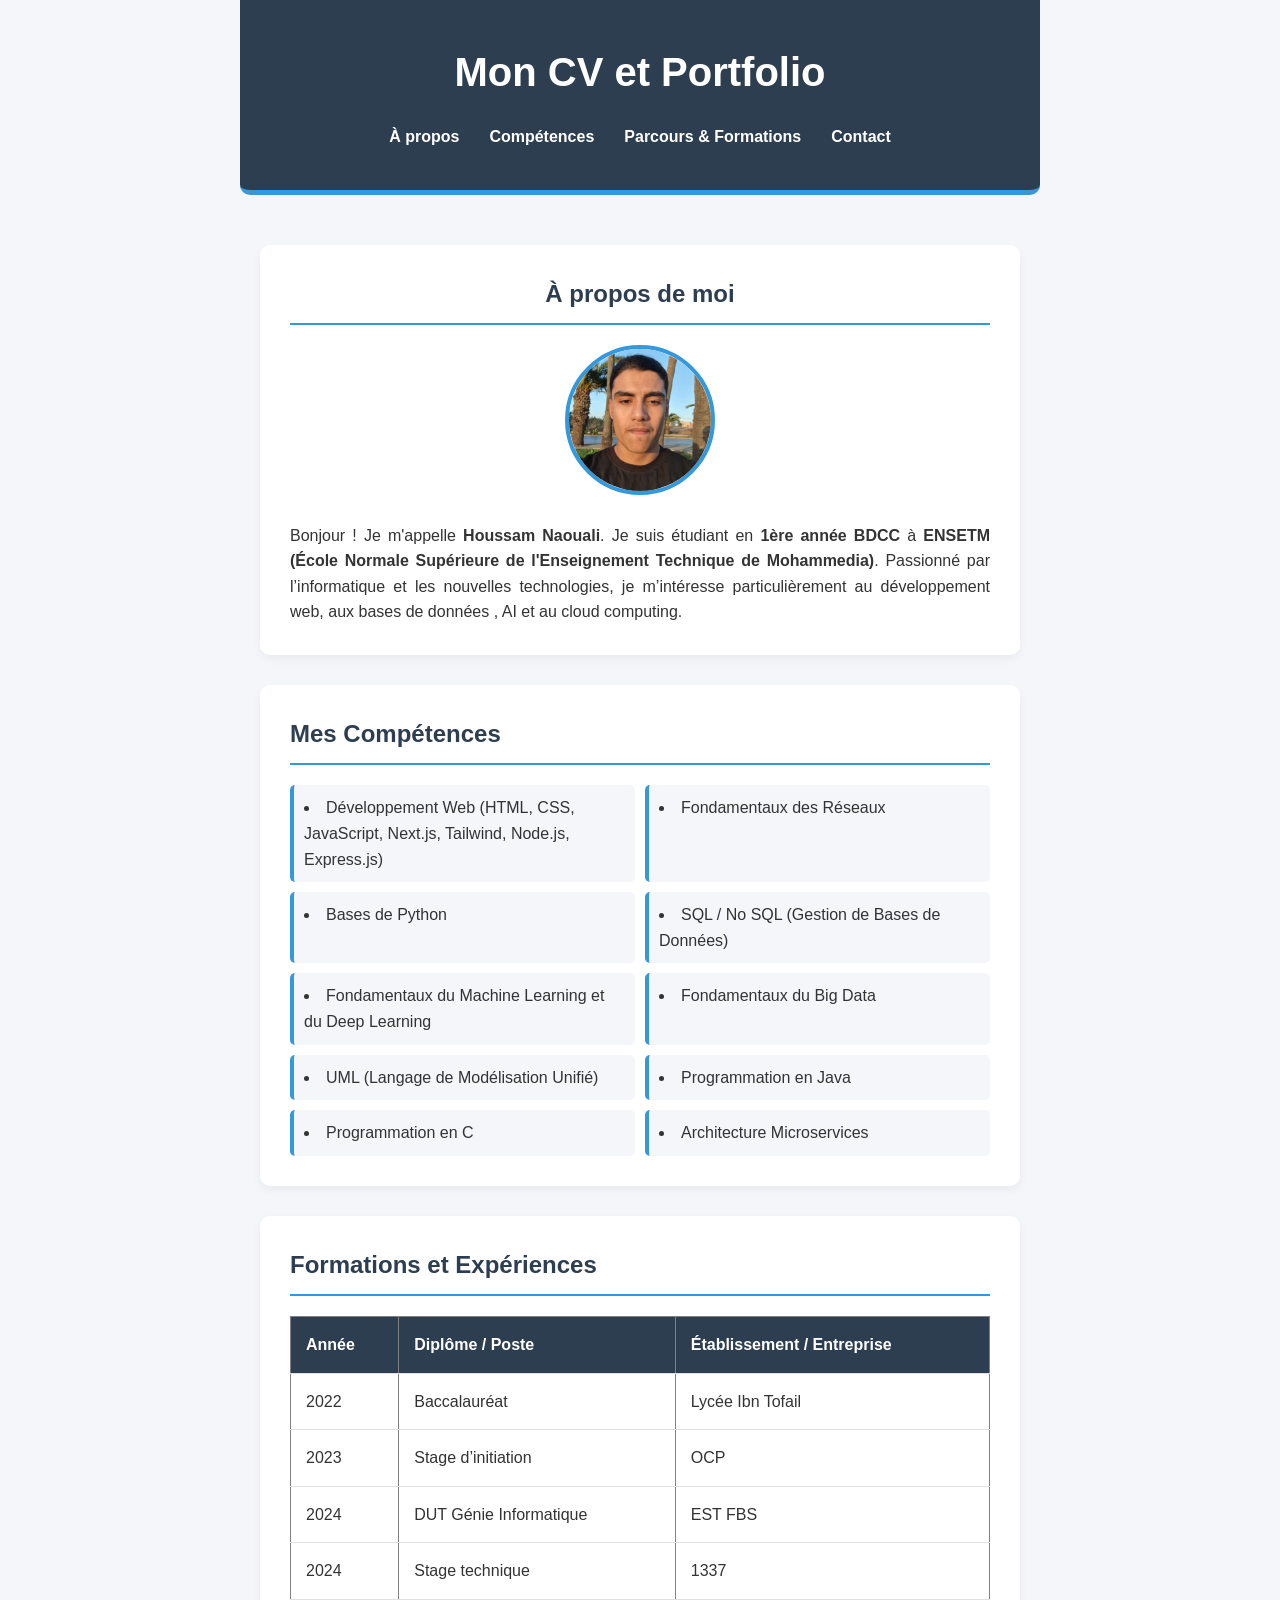
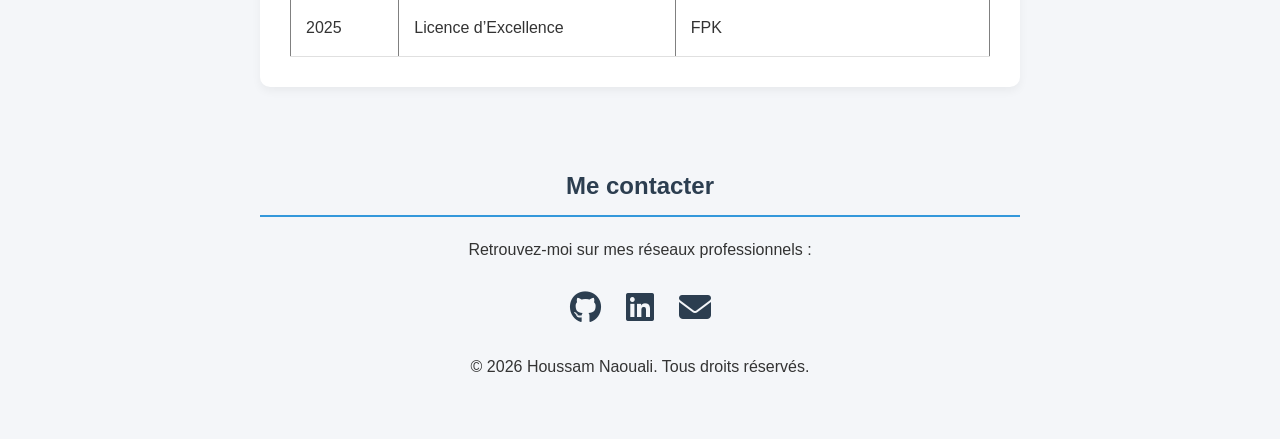
<file: tp1/index.html>
<!DOCTYPE html>
<html lang="fr">

<head>
    <meta charset="UTF-8">
    <meta name="viewport" content="width=device-width, initial-scale=1.0">
    <title>Mon Portfolio - Houssam Naouali</title>
    <link rel="stylesheet" href="https://cdnjs.cloudflare.com/ajax/libs/font-awesome/6.4.0/css/all.min.css">
    <link rel="stylesheet" href="styles.css">

</head>

<body>
    <header>
        <h1>Mon CV et Portfolio</h1>
        <nav>
            <ul>
                <li><a href="#a-propos">À propos</a></li>
                <li><a href="#competences">Compétences</a></li>
                <li><a href="#parcours">Parcours & Formations</a></li>
                <li><a href="#contact">Contact</a></li>
            </ul>
        </nav>
    </header>

    <main>

        <section id="a-propos">
            <h2>À propos de moi</h2>
            <img src="me.jpeg" alt="Mon Photo de profile">
            <p>
                Bonjour ! Je m'appelle <strong>Houssam Naouali</strong>. Je suis étudiant en <strong>1ère année
                    BDCC</strong> à
                <strong>ENSETM (École Normale Supérieure de l'Enseignement Technique de Mohammedia)</strong>.
                Passionné par l’informatique et les nouvelles technologies, je m’intéresse particulièrement au
                développement web,
                aux bases de données , AI et au cloud computing.
        </section>

        <hr>

        <section id="competences">
            <h2>Mes Compétences</h2>
            <ul>
                <li>Développement Web (HTML, CSS, JavaScript, Next.js, Tailwind, Node.js, Express.js)</li>
                <li>Fondamentaux des Réseaux</li>
                <li>Bases de Python</li>
                <li>SQL / No SQL (Gestion de Bases de Données)</li>
                <li>Fondamentaux du Machine Learning et du Deep Learning</li>
                <li>Fondamentaux du Big Data</li>
                <li>UML (Langage de Modélisation Unifié)</li>
                <li>Programmation en Java</li>
                <li>Programmation en C</li>
                <li>Architecture Microservices</li>
            </ul>
        </section>

        <hr>

        <section id="parcours">
            <h2>Formations et Expériences</h2>
            <table border="1">
                <thead>
                    <tr>
                        <th>Année</th>
                        <th>Diplôme / Poste</th>
                        <th>Établissement / Entreprise</th>
                    </tr>
                </thead>
                <tbody>
                    <tr>
                        <td>2022</td>
                        <td>Baccalauréat</td>
                        <td>Lycée Ibn Tofail</td>
                    </tr>
                    <tr>
                        <td>2023</td>
                        <td>Stage d’initiation</td>
                        <td>OCP</td>
                    </tr>
                    <tr>
                        <td>2024</td>
                        <td>DUT Génie Informatique</td>
                        <td>EST FBS</td>
                    </tr>
                    <tr>
                        <td>2024</td>
                        <td>Stage technique</td>
                        <td>1337</td>
                    </tr>
                    <tr>
                        <td>2025</td>
                        <td>Licence d’Excellence</td>
                        <td>FPK</td>
                    </tr>
                </tbody>
            </table>
        </section>

    </main>

    <hr>
    <footer id="contact">
        <h2>Me contacter</h2>
        <p>Retrouvez-moi sur mes réseaux professionnels :</p>
        <ul class="social-icons">
            <li>
                <a href="https://github.com/votre-profil" target="_blank" rel="noopener" aria-label="Mon profil GitHub">
                    <i class="fab fa-github"></i>
                </a>
            </li>
            <li>
                <a href="https://linkedin.com/in/votre-profil" target="_blank" rel="noopener"
                    aria-label="Mon profil LinkedIn">
                    <i class="fab fa-linkedin"></i>
                </a>
            </li>
            <li>
                <a href="mailto:votre-email@exemple.com" aria-label="M'envoyer un email">
                    <i class="fas fa-envelope"></i>
                </a>
            </li>
        </ul>
        <p>&copy; 2026 Houssam Naouali. Tous droits réservés.</p>
    </footer>

</body>

</html>
</file>
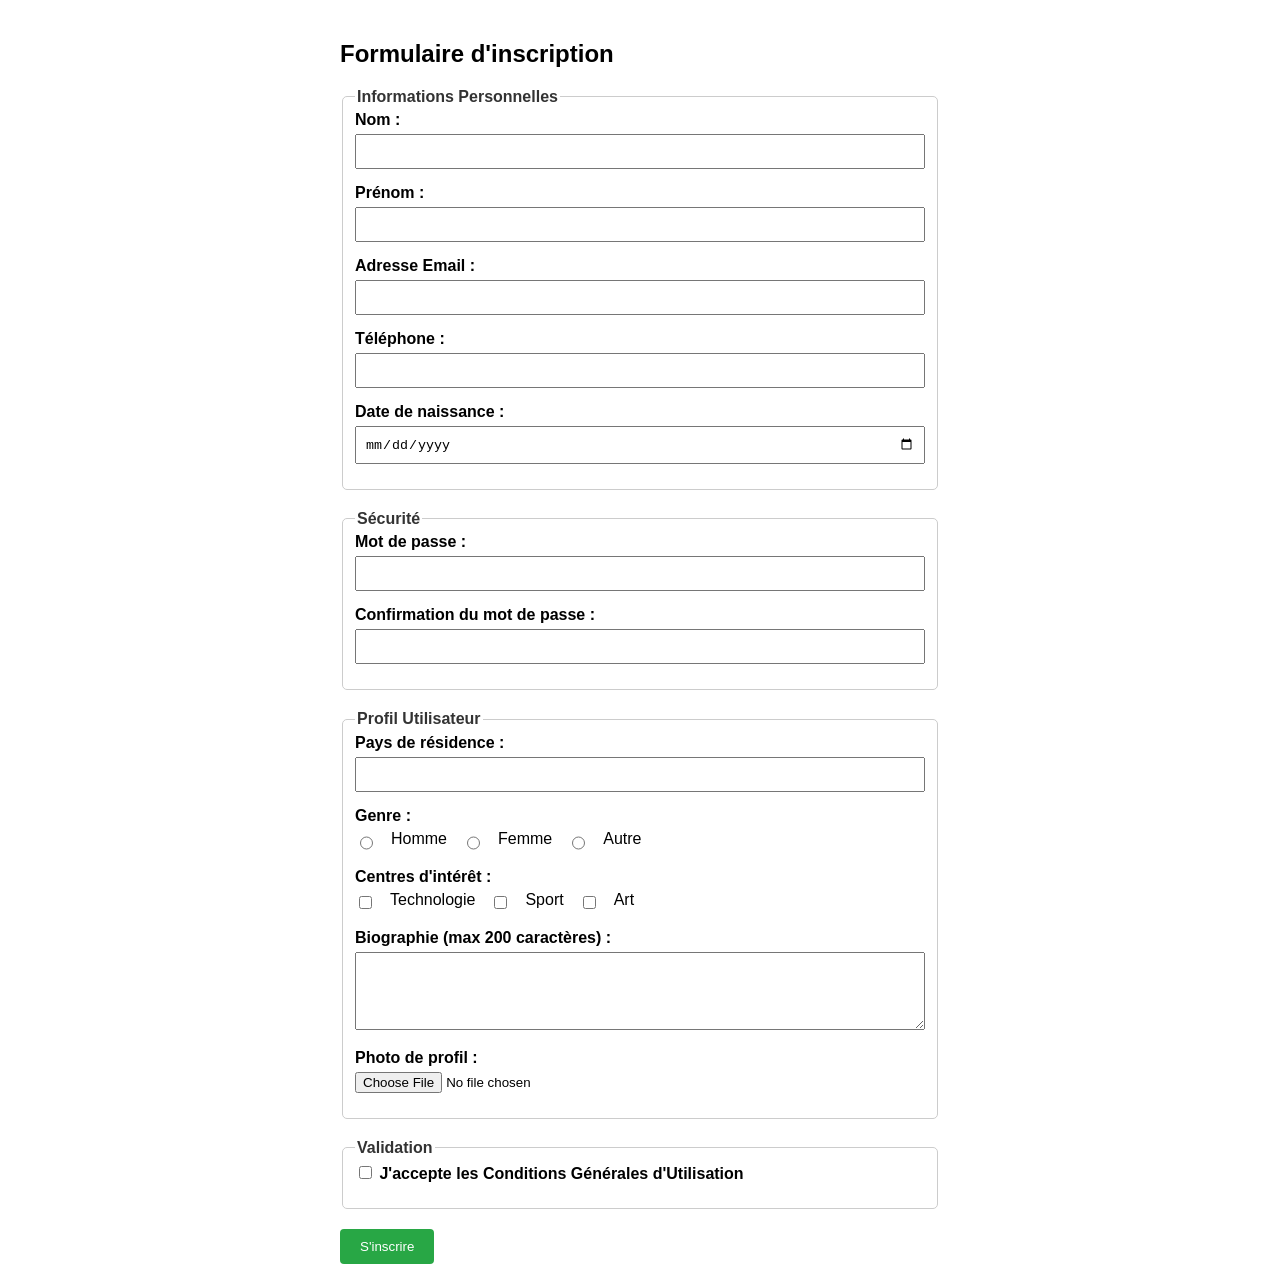
<file: tp2/index.html>
<!DOCTYPE html>
<html lang="fr">
<head>
    <meta charset="UTF-8">
    <meta name="viewport" content="width=device-width, initial-scale=1.0">
    <title>Formulaire d'inscription</title>
    <link rel="stylesheet" href="styles.css">
</head>
<body>

    <h2>Formulaire d'inscription</h2>

    <form method="POST" enctype="multipart/form-data">
        
        <fieldset>
            <legend>Informations Personnelles</legend>
            
            <div class="form-group">
                <label for="nom">Nom :</label>
                <input type="text" id="nom" name="nom" required autocomplete="family-name">
            </div>

            <div class="form-group">
                <label for="prenom">Prénom :</label>
                <input type="text" id="prenom" name="prenom" required autocomplete="given-name">
            </div>

            <div class="form-group">
                <label for="email">Adresse Email :</label>
                <input type="email" id="email" name="email" required autocomplete="email">
            </div>

            <div class="form-group">
                <label for="tel">Téléphone :</label>
                <input type="tel" id="tel" name="tel" required autocomplete="tel"
                       pattern="^0[1-9]([-. ]?[0-9]{2}){4}$"
                       title="Format attendu : 10 chiffres commençant par 0">
            </div>

            <div class="form-group">
                <label for="ddn">Date de naissance :</label>
                <input type="date" id="ddn" name="ddn" required autocomplete="bday" max="2008-03-14">
            </div>
        </fieldset>

        <fieldset>
            <legend>Sécurité</legend>

            <div class="form-group">
                <label for="mdp">Mot de passe :</label>
                <input type="password" id="mdp" name="mdp" required autocomplete="new-password"
                       pattern="(?=.*\d)(?=.*[A-Z]).{8,}"
                       title="Le mot de passe doit contenir au moins 8 caractères, dont 1 majuscule et 1 chiffre.">
            </div>

            <div class="form-group">
                <label for="cmdp">Confirmation du mot de passe :</label>
                <input type="password" id="cmdp" name="cmdp" required autocomplete="new-password"
                       pattern="(?=.*\d)(?=.*[A-Z]).{8,}"
                       title="Doit être identique au mot de passe (min 8 caractères, 1 majuscule, 1 chiffre).">
            </div>
        </fieldset>

        <fieldset>
            <legend>Profil Utilisateur</legend>

            <div class="form-group">
                <label for="pays">Pays de résidence :</label>
                <input list="liste-pays" id="pays" name="pays" required autocomplete="country-name">
                <datalist id="liste-pays">
                    <option value="France">
                    <option value="Maroc">
                    <option value="Canada">
                    <option value="Belgique">
                    <option value="Suisse">
                </datalist>
            </div>

            <div class="form-group">
                <label>Genre :</label>
                <div class="radio-group">
                    <input type="radio" id="genre_h" name="genre" value="Homme" required>
                    <label for="genre_h">Homme</label>
                    
                    <input type="radio" id="genre_f" name="genre" value="Femme" required>
                    <label for="genre_f">Femme</label>
                    
                    <input type="radio" id="genre_a" name="genre" value="Autre" required>
                    <label for="genre_a">Autre</label>
                </div>
            </div>

            <div class="form-group">
                <label>Centres d'intérêt :</label>
                <div class="checkbox-group">
                    <input type="checkbox" id="interet_tech" name="interet" value="Technologie">
                    <label for="interet_tech">Technologie</label>

                    <input type="checkbox" id="interet_sport" name="interet" value="Sport">
                    <label for="interet_sport">Sport</label>

                    <input type="checkbox" id="interet_art" name="interet" value="Art">
                    <label for="interet_art">Art</label>
                </div>
            </div>

            <div class="form-group">
                <label for="bio">Biographie (max 200 caractères) :</label>
                <textarea id="bio" name="bio" rows="4" maxlength="200"  required></textarea>
            </div>

            <div class="form-group">
                <label for="photo">Photo de profil :</label>
                <input type="file" id="photo" name="photo" accept="image/*" required>
            </div>
        </fieldset>

        <fieldset>
            <legend>Validation</legend>
            <div class="form-group">
                <input type="checkbox" id="cgu" name="cgu" required>
                <label for="cgu" style="display:inline;">J'accepte les Conditions Générales d'Utilisation</label>
            </div>
        </fieldset>

        <button type="submit">S'inscrire</button>
    </form>

</body>
</html>
</file>
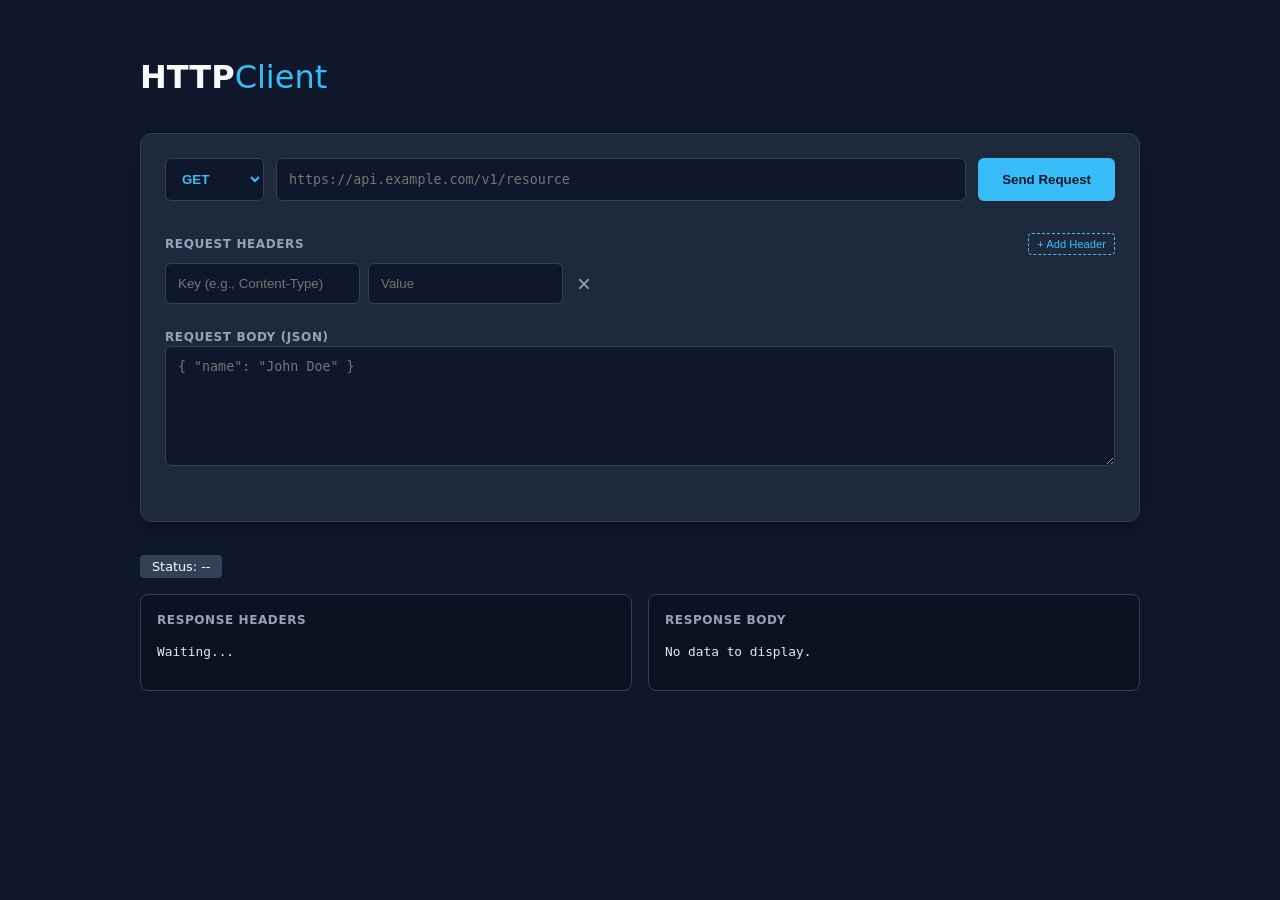
<file: TpHttp/index.html>
<!DOCTYPE html>
<html lang="en">
<head>
    <meta charset="UTF-8">
    <meta name="viewport" content="width=device-width, initial-scale=1.0">
    <title>Minimalist HTTP Client</title>
    <link rel="stylesheet" href="style.css">
</head>
<body>

    <div class="container">
        <header>
            <h1>HTTP<span>Client</span></h1>
        </header>

        <main class="card">
            <div class="input-group">
                <select id="method">
                    <option value="GET">GET</option>
                    <option value="POST">POST</option>
                    <option value="PUT">PUT</option>
                    <option value="PATCH">PATCH</option>
                    <option value="DELETE">DELETE</option>
                </select>
                <input type="text" id="url" placeholder="https://api.example.com/v1/resource" required>
                <button id="send-btn">Send Request</button>
            </div>

            <div class="section-container">
                <div class="section-header">
                    <h3>Request Headers</h3>
                    <button type="button" id="add-header-btn" class="secondary-btn">+ Add Header</button>
                </div>
                <div id="headers-list">
                    <div class="header-row">
                        <input type="text" class="header-key" placeholder="Key (e.g., Content-Type)">
                        <input type="text" class="header-value" placeholder="Value">
                        <button type="button" class="remove-header-btn" onclick="this.parentElement.remove()">&times;</button>
                    </div>
                </div>
            </div>

            <div class="section-container">
                <h3>Request Body (JSON)</h3>
                <textarea id="body" placeholder='{ "name": "John Doe" }'></textarea>
            </div>
        </main>

        <section class="response-container">
            <div class="meta-info">
                <span id="status-badge" class="badge">Status: --</span>
            </div>

            <div class="output-grid">
                <div class="panel">
                    <h3>Response Headers</h3>
                    <pre id="res-headers">Waiting...</pre>
                </div>
                <div class="panel">
                    <h3>Response Body</h3>
                    <pre id="res-body">No data to display.</pre>
                </div>
            </div>
        </section>
    </div>

    <script src="script.js"></script>
</body>
</html>
</file>
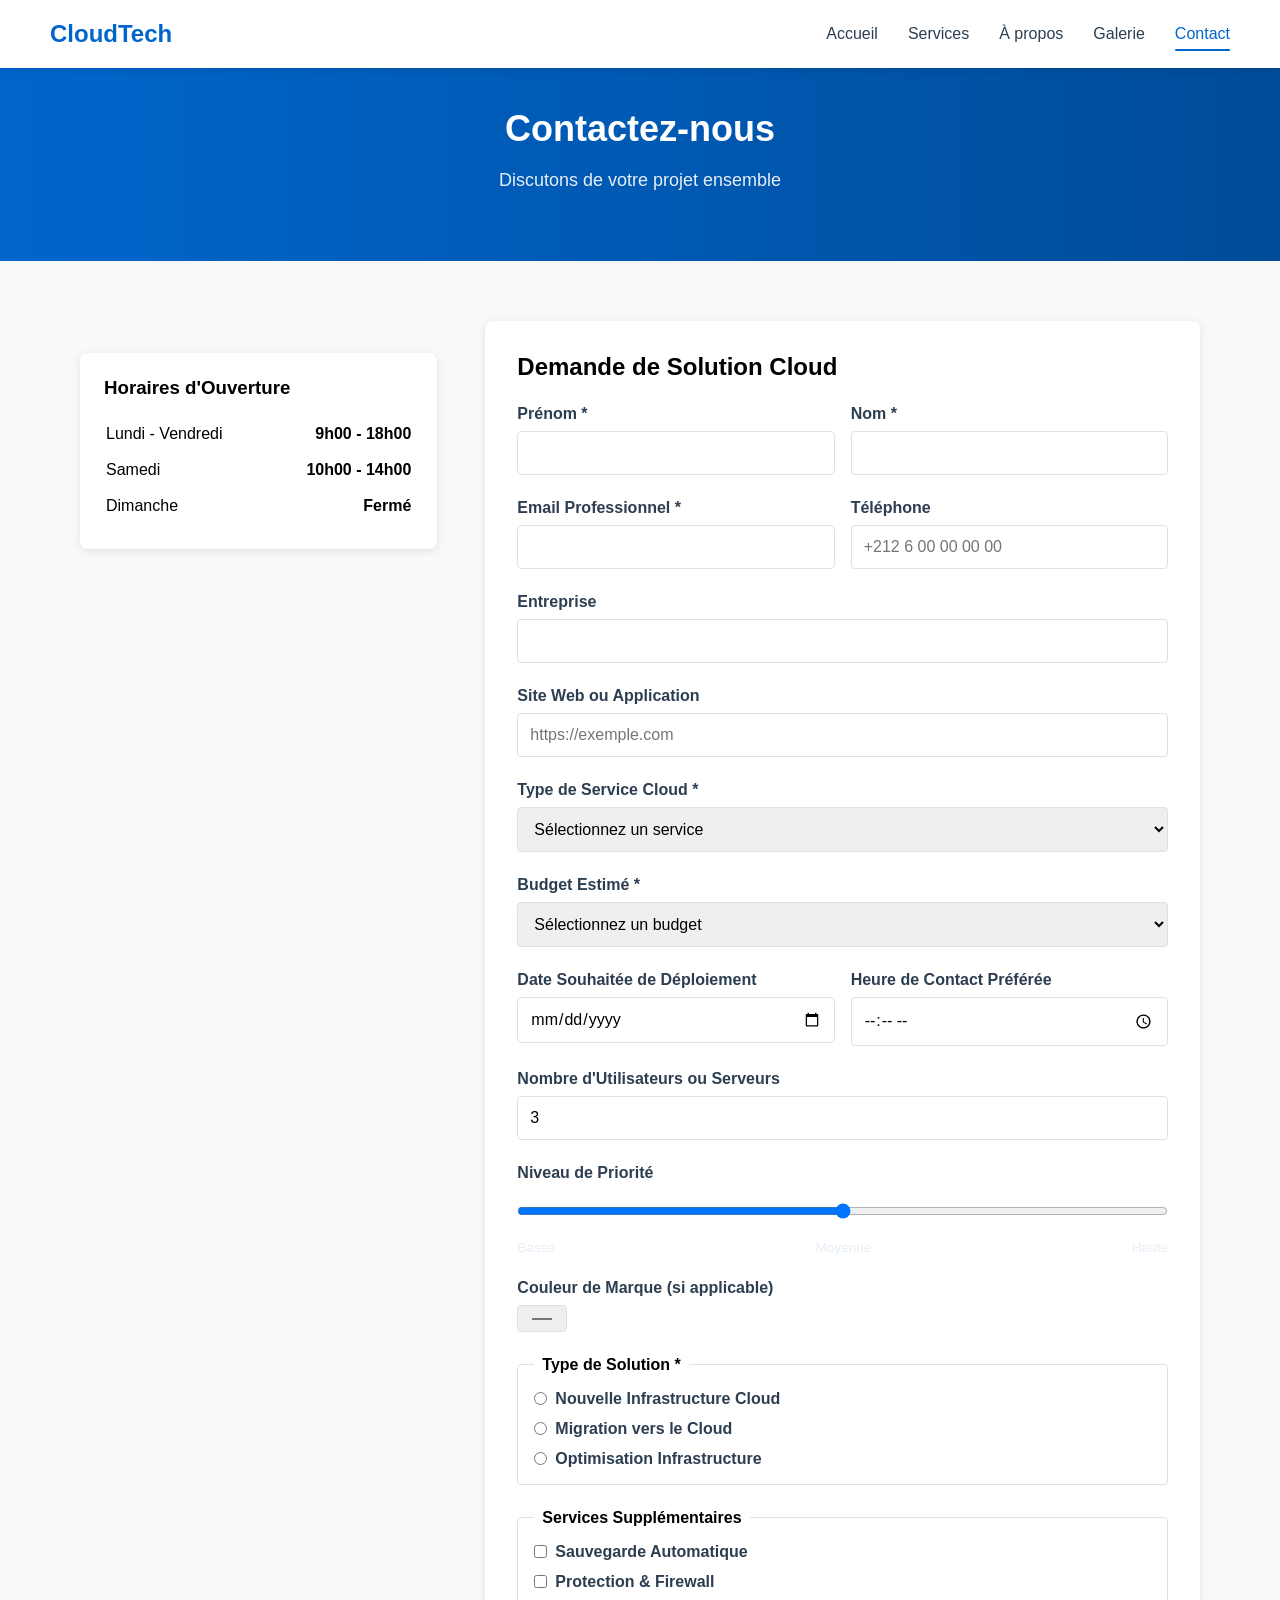
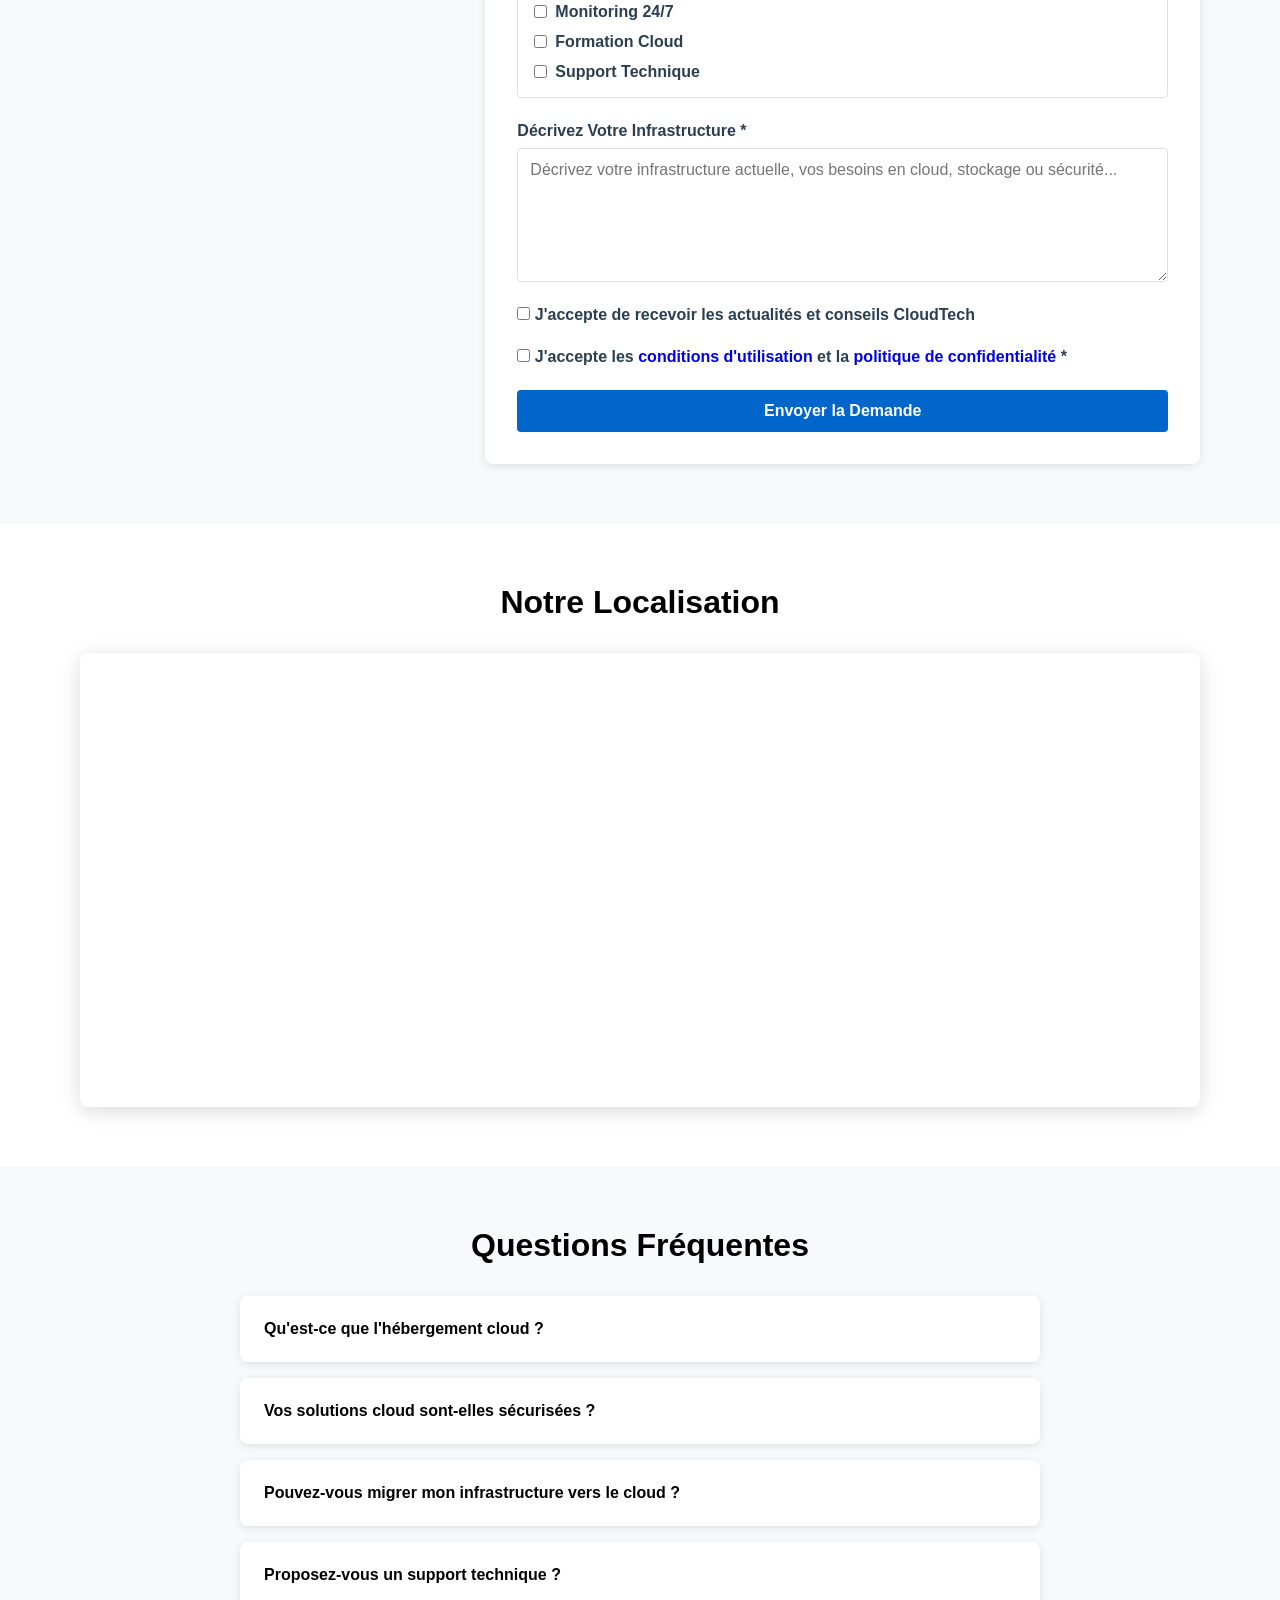
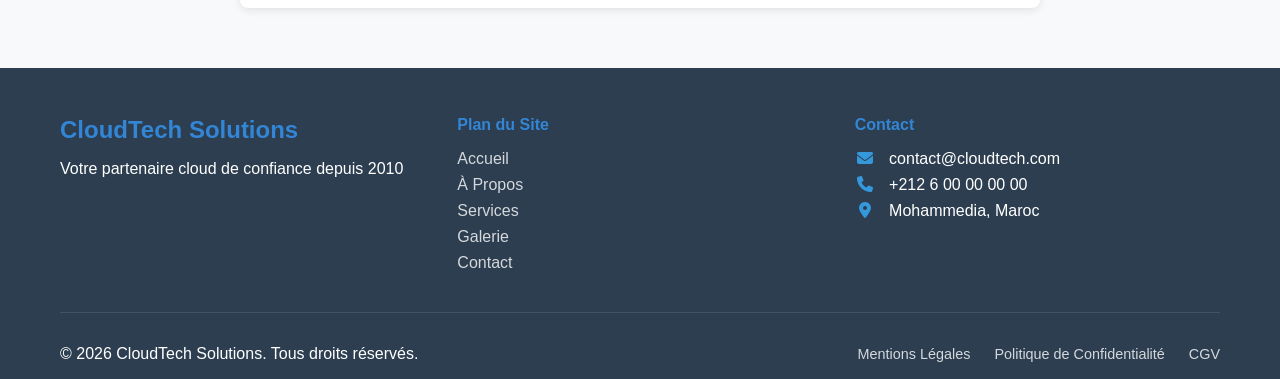
<file: tp3/pages/contact.html>
<!DOCTYPE html>
<html lang="en">

<head>
    <meta charset="UTF-8">
    <meta name="viewport" content="width=device-width, initial-scale=1.0">
    <link rel="stylesheet" href="../css/main-styles.css">
    <link rel="stylesheet" href="https://cdnjs.cloudflare.com/ajax/libs/font-awesome/6.5.1/css/all.min.css">
    <title>CloudTech - À propos</title>
</head>

<body>
   <header>
    <nav>
        <span class="logo">CloudTech</span>

        <input type="checkbox" id="menu-toggle" class="menu-toggle">
        
        <label for="menu-toggle" class="hamburger">
            <i class="fas fa-bars"></i>
        </label>

        <ul class="nav-links">
            <li><a href="index.html">Accueil</a></li>
            <li><a href="services.html">Services</a></li>
            <li><a href="about.html">À propos</a></li>
            <li><a href="gallery.html">Galerie</a></li>
            <li><a href="contact.html" class="selected">Contact</a></li>
        </ul>
    </nav>
</header>

    <main>
        <div class="hero">
            <h1>Contactez-nous</h1>
            <p>Discutons de votre projet ensemble</p>
        </div>

        <section class="contact-section">
            <div class="container">
                <div class="contact-grid">
                    <div class="contact-info">
                        <div class="contact-hours">
                            <h3>Horaires d'Ouverture</h3>
                            <table class="hours-table">
                                <tr>
                                    <td>Lundi - Vendredi</td>
                                    <td>9h00 - 18h00</td>
                                </tr>
                                <tr>
                                    <td>Samedi</td>
                                    <td>10h00 - 14h00</td>
                                </tr>
                                <tr>
                                    <td>Dimanche</td>
                                    <td>Fermé</td>
                                </tr>
                            </table>
                        </div>
                    </div>

                    <div class="contact-form-wrapper">
                        <h2>Demande de Solution Cloud</h2>
                        <form id="contactForm" class="contact-form" novalidate>

                            <div class="form-row">
                                <div class="form-group">
                                    <label for="firstName">Prénom *</label>
                                    <input type="text" id="firstName" name="firstName" required>
                                </div>

                                <div class="form-group">
                                    <label for="lastName">Nom *</label>
                                    <input type="text" id="lastName" name="lastName" required>
                                </div>
                            </div>

                            <div class="form-row">
                                <div class="form-group">
                                    <label for="email">Email Professionnel *</label>
                                    <input type="email" id="email" name="email" required>
                                </div>

                                <div class="form-group">
                                    <label for="phone">Téléphone</label>
                                    <input type="tel" id="phone" name="phone" placeholder="+212 6 00 00 00 00">
                                </div>
                            </div>

                            <div class="form-group">
                                <label for="company">Entreprise</label>
                                <input type="text" id="company" name="company">
                            </div>

                            <div class="form-group">
                                <label for="website">Site Web ou Application</label>
                                <input type="url" id="website" name="website" placeholder="https://exemple.com">
                            </div>

                            <div class="form-group">
                                <label for="service">Type de Service Cloud *</label>
                                <select id="service" name="service" required>
                                    <option value="">Sélectionnez un service</option>
                                    <option value="hosting">Hébergement Cloud</option>
                                    <option value="storage">Stockage Cloud</option>
                                    <option value="migration">Migration vers le Cloud</option>
                                    <option value="security">Sécurité Cloud</option>
                                    <option value="backup">Sauvegarde & Récupération</option>
                                    <option value="monitoring">Monitoring Infrastructure</option>
                                    <option value="infrastructure">Infrastructure Cloud</option>
                                    <option value="consulting">Consulting Cloud</option>
                                    <option value="other">Autre</option>
                                </select>
                            </div>

                            <div class="form-group">
                                <label for="budget">Budget Estimé *</label>
                                <select id="budget" name="budget" required>
                                    <option value="">Sélectionnez un budget</option>
                                    <option value="5k">Moins de 5 000€</option>
                                    <option value="5-10k">5 000€ - 10 000€</option>
                                    <option value="10-25k">10 000€ - 25 000€</option>
                                    <option value="25-50k">25 000€ - 50 000€</option>
                                    <option value="50k+">Plus de 50 000€</option>
                                </select>
                            </div>

                            <div class="form-row">
                                <div class="form-group">
                                    <label for="deadline">Date Souhaitée de Déploiement</label>
                                    <input type="date" id="deadline" name="deadline">
                                </div>

                                <div class="form-group">
                                    <label for="time">Heure de Contact Préférée</label>
                                    <input type="time" id="time" name="time">
                                </div>
                            </div>

                            <div class="form-group">
                                <label for="teamSize">Nombre d'Utilisateurs ou Serveurs</label>
                                <input type="number" id="teamSize" name="teamSize" min="1" max="50" value="3">
                            </div>

                            <div class="form-group">
                                <label for="priority">Niveau de Priorité</label>
                                <input type="range" id="priority" name="priority" min="1" max="5" value="3">
                                <div class="range-labels">
                                    <span>Basse</span>
                                    <span>Moyenne</span>
                                    <span>Haute</span>
                                </div>
                            </div>

                            <div class="form-group">
                                <label for="brandColor">Couleur de Marque (si applicable)</label>
                                <input type="color" id="brandColor" name="brandColor" value="#0066cc">
                            </div>

                            <fieldset class="form-group">
                                <legend>Type de Solution *</legend>
                                <div class="radio-group">
                                    <label>
                                        <input type="radio" name="projectType" value="new" required>
                                        Nouvelle Infrastructure Cloud
                                    </label>
                                    <label>
                                        <input type="radio" name="projectType" value="migration">
                                        Migration vers le Cloud
                                    </label>
                                    <label>
                                        <input type="radio" name="projectType" value="optimization">
                                        Optimisation Infrastructure
                                    </label>
                                </div>
                            </fieldset>

                            <fieldset class="form-group">
                                <legend>Services Supplémentaires</legend>
                                <div class="checkbox-group">
                                    <label>
                                        <input type="checkbox" name="needs" value="backup">
                                        Sauvegarde Automatique
                                    </label>
                                    <label>
                                        <input type="checkbox" name="needs" value="security">
                                        Protection & Firewall
                                    </label>
                                    <label>
                                        <input type="checkbox" name="needs" value="monitoring">
                                        Monitoring 24/7
                                    </label>
                                    <label>
                                        <input type="checkbox" name="needs" value="training">
                                        Formation Cloud
                                    </label>
                                    <label>
                                        <input type="checkbox" name="needs" value="support">
                                        Support Technique
                                    </label>
                                </div>
                            </fieldset>

                            <div class="form-group">
                                <label for="message">Décrivez Votre Infrastructure *</label>
                                <textarea id="message" name="message" rows="6" required
                                    placeholder="Décrivez votre infrastructure actuelle, vos besoins en cloud, stockage ou sécurité..."></textarea>
                            </div>

                            <div class="form-group">
                                <label>
                                    <input type="checkbox" name="newsletter" value="yes">
                                    J'accepte de recevoir les actualités et conseils CloudTech
                                </label>
                            </div>

                            <div class="form-group">
                                <label>
                                    <input type="checkbox" name="terms" required>
                                    J'accepte les <a href="#" target="_blank">conditions d'utilisation</a> et la
                                    <a href="#" target="_blank">politique de confidentialité</a> *
                                </label>
                            </div>

                            <button type="submit" class="btn btn-primary">Envoyer la Demande</button>
                        </form>
                    </div>
                </div>
            </div>
        </section>

        <section class="map-section">
            <div class="container">
                <h2>Notre Localisation</h2>
                <div class="map-wrapper">
                    <iframe
                        src="https://www.google.com/maps/embed?pb=!1m18!1m12!1m3!1d3319.1649227357498!2d-7.363033589423659!3d33.70468113589243!2m3!1f0!2f0!3f0!3m2!1i1024!2i768!4f13.1!3m3!1m2!1s0xda7b6d0db170185%3A0x79759da1a916fc50!2sENSET%20Mohammedia!5e0!3m2!1sen!2sma!4v1773618295941!5m2!1sen!2sma"
                        width="100%" height="450" style="border:0;" allowfullscreen="" loading="lazy"
                        referrerpolicy="no-referrer-when-downgrade"></iframe>
                </div>
            </div>
        </section>


        <section class="faq-section">
            <div class="container">
                <h2>Questions Fréquentes</h2>
                <div class="faq-list">

                    <details class="faq-item">
                        <summary>Qu'est-ce que l'hébergement cloud ?</summary>
                        <p>L'hébergement cloud permet d'héberger vos sites web, applications et données sur une
                            infrastructure distribuée offrant performance, haute disponibilité et évolutivité.</p>
                    </details>

                    <details class="faq-item">
                        <summary>Vos solutions cloud sont-elles sécurisées ?</summary>
                        <p>Oui. Nous utilisons des systèmes de sécurité avancés incluant pare-feu, chiffrement des
                            données, sauvegardes automatiques et surveillance continue de l'infrastructure.</p>
                    </details>

                    <details class="faq-item">
                        <summary>Pouvez-vous migrer mon infrastructure vers le cloud ?</summary>
                        <p>Oui, notre équipe accompagne les entreprises dans la migration sécurisée de leurs
                            applications et données vers une infrastructure cloud moderne et performante.</p>
                    </details>

                    <details class="faq-item">
                        <summary>Proposez-vous un support technique ?</summary>
                        <p>Nous assurons un support technique et un monitoring 24/7 afin de garantir la disponibilité,
                            la sécurité et les performances de votre infrastructure cloud.</p>
                    </details>

                </div>
            </div>
        </section>
    </main>
    <footer>
        <div class="container">
            <div class="footer-content">
                <div class="footer-section">
                    <h3>CloudTech Solutions</h3>
                    <p>Votre partenaire cloud de confiance depuis 2010</p>
                </div>

                <div class="footer-section">
                    <h4>Plan du Site</h4>
                    <ul>
                        <li><a href="index.html">Accueil</a></li>
                        <li><a href="about.html">À Propos</a></li>
                        <li><a href="services.html">Services</a></li>
                        <li><a href="gallery.html">Galerie</a></li>
                        <li><a href="contact.html">Contact</a></li>
                    </ul>
                </div>



                <div class="footer-section">
                    <h4>Contact</h4>
                    <ul class="contact-info">
                        <li><i class="fa-solid fa-envelope"></i> contact@cloudtech.com</li>
                        <li><i class="fa-solid fa-phone"></i> +212 6 00 00 00 00 </li>
                        <li><i class="fa-solid fa-location-dot"></i> Mohammedia, Maroc</li>
                    </ul>
                </div>
            </div>

            <div class="footer-bottom">
                <p>&copy; 2026 CloudTech Solutions. Tous droits réservés.</p>
                <div class="legal-links">
                    <a href="#mentions-legales">Mentions Légales</a>
                    <a href="#politique-confidentialite">Politique de Confidentialité</a>
                    <a href="#cgv">CGV</a>
                </div>
            </div>
        </div>
    </footer>

</body>

</html>
</file>
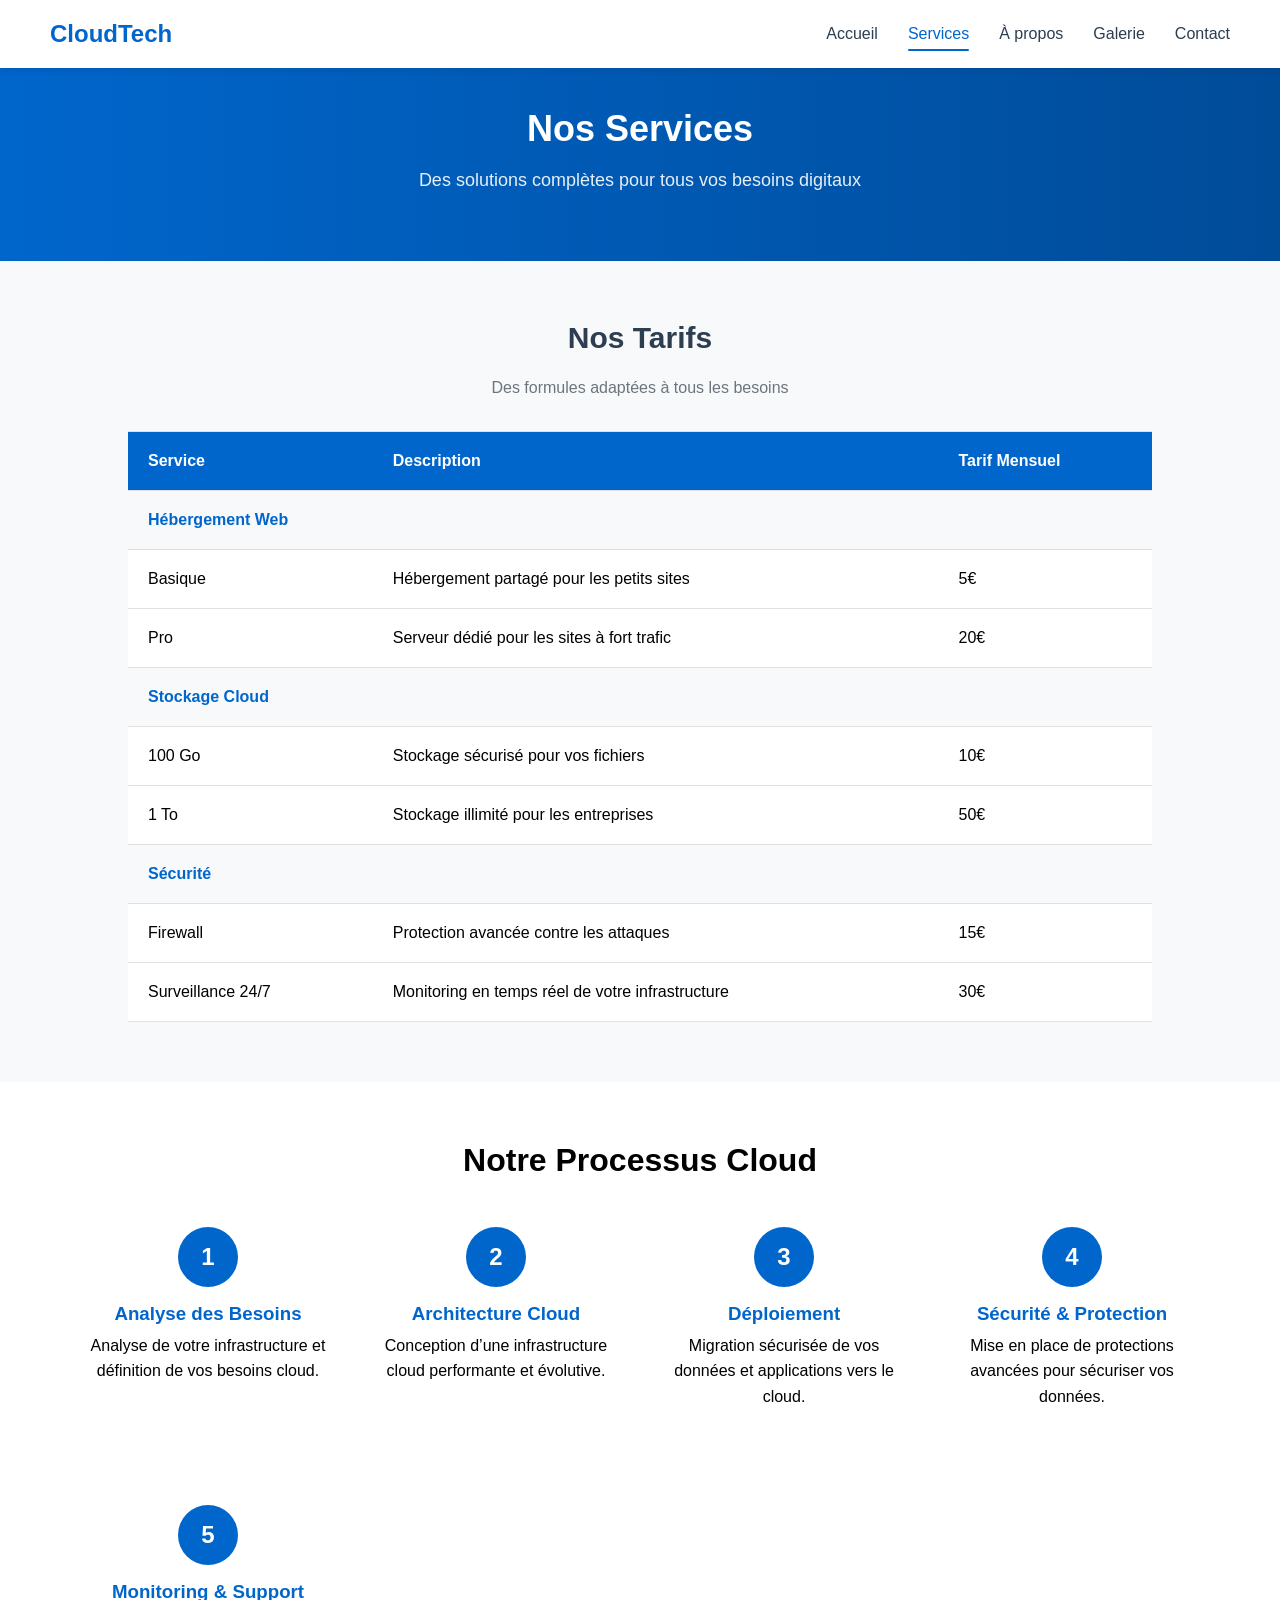
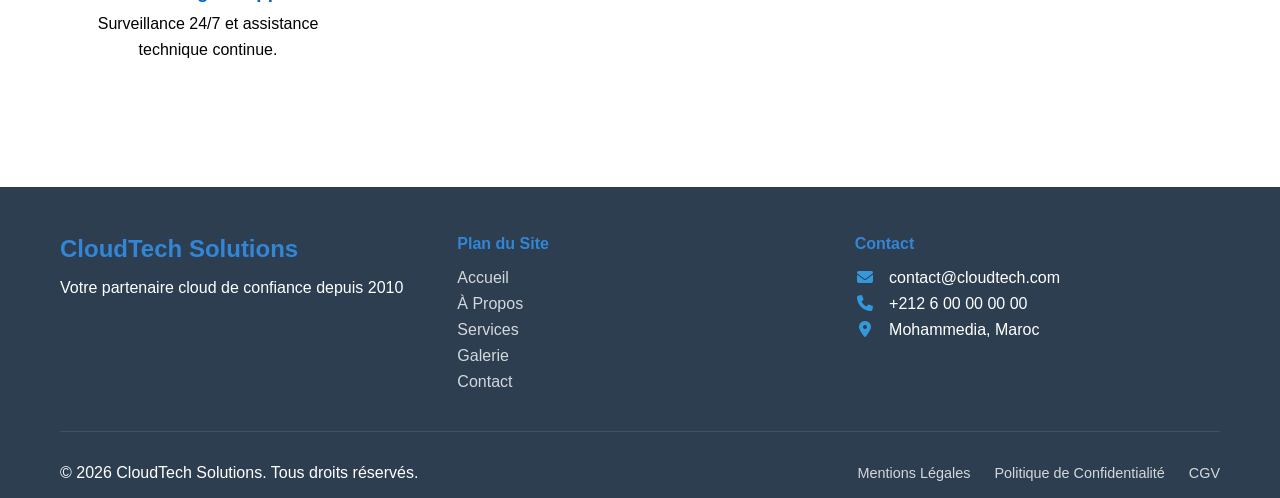
<file: tp3/pages/services.html>
<!DOCTYPE html>
<html lang="en">

<head>
    <meta charset="UTF-8">
    <meta name="viewport" content="width=device-width, initial-scale=1.0">
    <link rel="stylesheet" href="../css/main-styles.css">
    <link rel="stylesheet" href="https://cdnjs.cloudflare.com/ajax/libs/font-awesome/6.5.1/css/all.min.css">
    <title>CloudTech - À propos</title>
</head>

<body>
     <header>
    <nav>
        <span class="logo">CloudTech</span>

        <input type="checkbox" id="menu-toggle" class="menu-toggle">
        
        <label for="menu-toggle" class="hamburger">
            <i class="fas fa-bars"></i>
        </label>

        <ul class="nav-links">
            <li><a href="index.html">Accueil</a></li>
            <li><a href="services.html" class="selected">Services</a></li>
            <li><a href="about.html">À propos</a></li>
            <li><a href="gallery.html">Galerie</a></li>
            <li><a href="contact.html" >Contact</a></li>
        </ul>
    </nav>
</header>

    <main>
        <div class="hero">
            <h1>Nos Services</h1>
            <p>Des solutions complètes pour tous vos besoins digitaux</p>
        </div>

        <section class="service-tarifs">
            <div class="title-container">
                <h2 class="section-title">Nos Tarifs</h2>
                <p class="section-description">Des formules adaptées à tous les besoins</p>
            </div>

            <table border="1" class="tarif-table">
                <thead>
                    <tr>
                        <th>Service</th>
                        <th>Description</th>
                        <th>Tarif Mensuel</th>
                    </tr>
                </thead>
                <tbody>
                    <tr class="title-row">
                        <td colspan="3">Hébergement Web</td>
                    </tr>
                    <tr>
                        <td>Basique</td>
                        <td>Hébergement partagé pour les petits sites</td>
                        <td>5€</td>
                    </tr>
                    <tr>
                        <td>Pro</td>
                        <td>Serveur dédié pour les sites à fort trafic</td>
                        <td>20€</td>
                    </tr>
                    <tr class="title-row">
                        <td colspan="3">Stockage Cloud</td>
                    </tr>
                    <tr>
                        <td>100 Go</td>
                        <td>Stockage sécurisé pour vos fichiers</td>
                        <td>10€</td>
                    </tr>
                    <tr>
                        <td>1 To</td>
                        <td>Stockage illimité pour les entreprises</td>
                        <td>50€</td>
                    </tr>
                    <tr class="title-row">
                        <td colspan="3">Sécurité</td>
                    </tr>
                    <tr>
                        <td>Firewall</td>
                        <td>Protection avancée contre les attaques</td>
                        <td>15€</td>
                    </tr>
                    <tr>
                        <td>Surveillance 24/7</td>
                        <td>Monitoring en temps réel de votre infrastructure</td>
                        <td>30€</td>
                    </tr>
                </tbody>
            </table>
        </section>


        <section class="process-section">
            <div class="container">
                <h2>Notre Processus Cloud</h2>
                <div class="process-steps">

                    <div class="step">
                        <div class="step-number">1</div>
                        <h3>Analyse des Besoins</h3>
                        <p>Analyse de votre infrastructure et définition de vos besoins cloud.</p>
                    </div>

                    <div class="step">
                        <div class="step-number">2</div>
                        <h3>Architecture Cloud</h3>
                        <p>Conception d’une infrastructure cloud performante et évolutive.</p>
                    </div>

                    <div class="step">
                        <div class="step-number">3</div>
                        <h3>Déploiement</h3>
                        <p>Migration sécurisée de vos données et applications vers le cloud.</p>
                    </div>

                    <div class="step">
                        <div class="step-number">4</div>
                        <h3>Sécurité & Protection</h3>
                        <p>Mise en place de protections avancées pour sécuriser vos données.</p>
                    </div>

                    <div class="step">
                        <div class="step-number">5</div>
                        <h3>Monitoring & Support</h3>
                        <p>Surveillance 24/7 et assistance technique continue.</p>
                    </div>

                </div>
            </div>
        </section>
    </main>
    <footer>
        <div class="container">
            <div class="footer-content">
                <div class="footer-section">
                    <h3>CloudTech Solutions</h3>
                    <p>Votre partenaire cloud de confiance depuis 2010</p>
                </div>

                <div class="footer-section">
                    <h4>Plan du Site</h4>
                    <ul>
                        <li><a href="index.html">Accueil</a></li>
                        <li><a href="about.html">À Propos</a></li>
                        <li><a href="services.html">Services</a></li>
                        <li><a href="gallery.html">Galerie</a></li>
                        <li><a href="contact.html">Contact</a></li>
                    </ul>
                </div>



                <div class="footer-section">
                    <h4>Contact</h4>
                    <ul class="contact-info">
                        <li><i class="fa-solid fa-envelope"></i> contact@cloudtech.com</li>
                        <li><i class="fa-solid fa-phone"></i> +212 6 00 00 00 00 </li>
                        <li><i class="fa-solid fa-location-dot"></i> Mohammedia, Maroc</li>
                    </ul>
                </div>
            </div>

            <div class="footer-bottom">
                <p>&copy; 2026 CloudTech Solutions. Tous droits réservés.</p>
                <div class="legal-links">
                    <a href="#mentions-legales">Mentions Légales</a>
                    <a href="#politique-confidentialite">Politique de Confidentialité</a>
                    <a href="#cgv">CGV</a>
                </div>
            </div>
        </div>
    </footer>

</body>

</html>
</file>
<file: tp1/styles.css>
* {
    box-sizing: border-box;
    margin: 0;
    padding: 0;
}

body {
    font-family: 'Segoe UI', Tahoma, Geneva, Verdana, sans-serif;
    line-height: 1.6;
    color: #333;
    background-color: #f4f6f9;
}

/* Mise en page principale */
header, main, footer {
    max-width: 800px;
    margin: 0 auto;
    padding: 20px;
}

/* En-tête */
header {
    background-color: #2c3e50;
    color: #ffffff;
    text-align: center;
    border-bottom: 5px solid #3498db;
    border-radius: 0 0 10px 10px;
}

header h1 {
    margin: 20px 0;
    font-size: 2.5em;
}

nav ul {
    list-style-type: none;
    display: flex;
    justify-content: center;
    gap: 30px;
    padding-bottom: 20px;
    flex-wrap: wrap;
}

nav a {
    color: #ffffff;
    text-decoration: none;
    font-weight: bold;
    transition: color 0.3s ease;
}

nav a:hover {
    color: #3498db;
}

/* Sections */
section {
    background-color: #ffffff;
    margin-top: 30px;
    padding: 30px;
    border-radius: 10px;
    box-shadow: 0px 4px 10px rgba(0,0,0,0.05);
}

h2 {
    color: #2c3e50;
    border-bottom: 2px solid #3498db;
    padding-bottom: 10px;
    margin-bottom: 20px;
}

/* À propos */
#a-propos {
    text-align: center;
}

#a-propos img {
    width: 150px;
    height: 150px;
    border-radius: 50%;
    object-fit: cover;
    border: 4px solid #3498db;
    margin-bottom: 20px;
}

#a-propos p {
    text-align: justify;
}

/* Compétences */
#competences ul {
    list-style-position: inside;
    display: grid;
    grid-template-columns: 1fr 1fr;
    gap: 10px;
}

#competences li {
    background-color: #f4f6f9;
    padding: 10px;
    border-radius: 5px;
    border-left: 4px solid #3498db;
}

/* Tableau */
table {
    width: 100%;
    border-collapse: collapse;
    margin-top: 20px;
}

th, td {
    padding: 15px;
    text-align: left;
    border-bottom: 1px solid #e0e0e0;
}

th {
    background-color: #2c3e50;
    color: #ffffff;
}

tr:hover {
    background-color: #f9f9f9;
}

/* Footer */
footer {
    text-align: center;
    margin-top: 40px;
    margin-bottom: 40px;
}

footer ul {
    list-style-type: none;
    display: flex;
    justify-content: center;
    gap: 20px;
    margin: 20px 0;
}

footer a {
    color: #3498db;
    text-decoration: none;
    font-weight: bold;
}

footer a:hover {
    text-decoration: underline;
}

/* Icônes sociales */
.social-icons {
    list-style-type: none;
    display: flex;
    justify-content: center;
    gap: 25px;
    margin: 20px 0;
    padding: 0;
}

.social-icons a {
    color: #2c3e50;
    font-size: 2em;
    transition: color 0.3s ease, transform 0.3s ease;
    display: inline-block;
}

.social-icons a:hover {
    color: #3498db;
    transform: translateY(-5px);
}

.social-icons a[aria-label="Mon profil GitHub"]:hover {
    color: #333;
}

.social-icons a[aria-label="Mon profil LinkedIn"]:hover {
    color: #0077b5;
}

hr {
    display: none;
}
</file>
<file: tp2/styles.css>
body {
    font-family: Arial, sans-serif;
    max-width: 600px;
    margin: auto;
    padding: 20px;
}

fieldset {
    margin-bottom: 20px;
    border: 1px solid #ccc;
    border-radius: 5px;
}

legend {
    font-weight: bold;
    color: #333;
}

.form-group {
    margin-bottom: 15px;
}

label {
    display: block;
    margin-bottom: 5px;
    font-weight: bold;
}

input[type="text"], 
input[type="email"], 
input[type="tel"], 
input[type="date"], 
input[type="password"], 
input[list], 
textarea {
    width: 100%;
    padding: 8px;
    box-sizing: border-box;
}

.checkbox-group, 
.radio-group {
    display: flex;
    gap: 15px;
    font-weight: normal;
}

.radio-group label, 
.checkbox-group label {
    display: inline;
    font-weight: normal;
}

button {
    padding: 10px 20px;
    background-color: #28a745;
    color: white;
    border: none;
    border-radius: 4px;
    cursor: pointer;
}

button:hover {
    background-color: #218838;
}
</file>
<file: TpHttp/style.css>
:root {
    --bg: #0f172a;
    --card: #1e293b;
    --accent: #38bdf8;
    --text: #f8fafc;
    --text-dim: #94a3b8;
    --border: #334155;
    --danger: #ef4444;
}

body {
    background-color: var(--bg);
    color: var(--text);
    font-family: 'Inter', system-ui, -apple-system, sans-serif;
    line-height: 1.5;
    margin: 0;
    padding: 2rem;
}

.container {
    max-width: 1000px;
    margin: 0 auto;
}

header { margin-bottom: 2rem; }
header h1 span { color: var(--accent); font-weight: 300; }
header p { color: var(--text-dim); margin: 0; }

.card {
    background: var(--card);
    border: 1px solid var(--border);
    border-radius: 12px;
    padding: 1.5rem;
    box-shadow: 0 10px 15px -3px rgba(0, 0, 0, 0.3);
}

/* Request Bar */
.input-group {
    display: flex;
    gap: 0.75rem;
    margin-bottom: 2rem;
}

select, input, textarea {
    background: #0f172a;
    border: 1px solid var(--border);
    color: white;
    padding: 0.75rem;
    border-radius: 6px;
}

#method { font-weight: bold; color: var(--accent); cursor: pointer; }
#url { flex-grow: 1; font-family: monospace; }

#send-btn {
    background: var(--accent);
    color: var(--bg);
    border: none;
    font-weight: 700;
    padding: 0 1.5rem;
    border-radius: 6px;
    cursor: pointer;
}

/* Sections (Headers & Body) */
.section-container { margin-bottom: 1.5rem; }
.section-header {
    display: flex;
    justify-content: space-between;
    align-items: center;
    margin-bottom: 0.5rem;
}

h3 {
    font-size: 0.75rem;
    text-transform: uppercase;
    letter-spacing: 0.05em;
    color: var(--text-dim);
    margin: 0;
}

.header-row {
    display: flex;
    gap: 0.5rem;
    margin-bottom: 0.5rem;
}

.remove-header-btn {
    background: transparent;
    color: var(--text-dim);
    border: none;
    font-size: 1.5rem;
    cursor: pointer;
}

.remove-header-btn:hover { color: var(--danger); }

.secondary-btn {
    background: transparent;
    border: 1px dashed var(--accent);
    color: var(--accent);
    font-size: 0.7rem;
    padding: 4px 8px;
    cursor: pointer;
    border-radius: 4px;
}

textarea {
    width: 100%;
    height: 120px;
    font-family: 'Fira Code', monospace;
    box-sizing: border-box;
}

/* Response Section */
.response-container { margin-top: 2rem; }
.badge {
    background: var(--border);
    padding: 4px 12px;
    border-radius: 4px;
    font-size: 0.8rem;
    margin-right: 0.5rem;
}

.output-grid {
    display: grid;
    grid-template-columns: 1fr 1fr;
    gap: 1rem;
    margin-top: 1rem;
}

.panel {
    background: #00000033;
    border: 1px solid var(--border);
    padding: 1rem;
    border-radius: 8px;
}

pre {
    font-family: 'Fira Code', monospace;
    font-size: 0.8rem;
    overflow: auto;
    max-height: 350px;
    color: #e2e8f0;
}
</file>
<file: tp3/css/main-styles.css>
:root {
    --primary-color: #0066cc;
    --primary-dark: #004c99;
    --primary-light: #3385d6;
    --secondary-color: #00a86b;
    --text-color: #2c3e50;
    --text-light: #e6eff7;
    --text-gray: #6c757d;
    --bg-color: #ffffff;
    --bg-light: #f8f9fa;
    --border-color: #e0e0e0;
    --shadow: 0 2px 8px rgba(0, 0, 0, 0.1);
    --shadow-lg: 0 4px 20px rgba(0, 0, 0, 0.15);
    --transition: all 0.3s ease;
}

* {
    box-sizing: border-box;
    margin: 0;
    padding: 0;
}

body {
    font-family: -apple-system, BlinkMacSystemFont, 'Segoe UI', Roboto, 'Helvetica Neue', Arial, sans-serif;
    background-color: white;
}

a {
    text-decoration: none;
}

.btn {
    display: inline-block;
    padding: 0.75rem 2rem;
    border-radius: 4px;
    font-weight: 600;
    text-align: center;
    cursor: pointer;
    transition: var(--transition);
    text-decoration: none;
    border: none;
    font-size: 1rem;
}

.btn-primary {
    background: var(--primary-color);
    color: white;
}

.btn-primary:hover {
    background: var(--primary-dark);
    transform: translateY(-2px);
    box-shadow: var(--shadow-lg);
}


.container {
    max-width: 1200px;
    margin: 0 auto;
    padding: 0 20px;
}


/* header */

header {
    background-color: white;
    color: white;
    padding: 10px;
    position: sticky;
    top: 0;
    z-index: 1000;
    box-shadow: var(--shadow);
}

nav {
    display: flex;
    justify-content: space-between;
    align-items: center;
    padding: 10px 40px;
}

nav ul {
    list-style: none;
    display: flex;
    gap: 30px;
}

nav ul li a {
    text-decoration: none;
    color: var(--text-color);
    font-weight: 500;
    transition: var(--transition);
    position: relative;
    padding: 4px 0;
}

.selected::after {
    content: "";
    width: 100%;
    height: 2px;
    margin-top: 5px;
    position: absolute;
    left: 0;
    bottom: -5px;
    border-radius: 2px;
    background-color: var(--primary-color);
    transition: var(--transition);
}

.selected {
    color: var(--primary-color);
}

nav ul li a:hover {
    color: var(--primary-color);
}

.logo {
    font-size: 24px;
    font-weight: bold;
    color: var(--primary-color);
}

.nav-links {
    list-style: none;
    display: flex;
    gap: 30px;
}

.nav-links li a {
    text-decoration: none;
    color: var(--text-color);
    font-weight: 500;
    transition: var(--transition);
    position: relative;
    padding: 4px 0;
}

.nav-links li a:hover {
    color: var(--primary-color);
}

.selected {
    color: var(--primary-color) !important;
}

.selected::after {
    content: "";
    width: 100%;
    height: 2px;
    margin-top: 5px;
    position: absolute;
    left: 0;
    bottom: -5px;
    border-radius: 2px;
    background-color: var(--primary-color);
    transition: var(--transition);
}

.menu-toggle {
    display: none; 
}

.hamburger {
    display: none;
    font-size: 24px;
    color: var(--primary-color);
    cursor: pointer;
    transition: var(--transition);
}

.hamburger:hover {
    color: var(--primary-dark);
}

@media screen and (max-width: 768px) {
    nav {
        padding: 10px 20px;
    }

    .hamburger {
        display: block; 
    }

    .nav-links {
        display: none; 
        flex-direction: column;
        position: absolute;
        top: 100%; 
        left: 0;
        width: 100%;
        background-color: white;
        box-shadow: 0 4px 10px rgba(0, 0, 0, 0.1);
        padding: 20px 0;
        gap: 20px;
        text-align: center;
        transition: var(--transition);
    }

    .menu-toggle:checked ~ .nav-links {
        display: flex;
    }
}


/* body */

.hero-main{
    position: relative;
    height: 600px;
    display: flex;
    align-items: center;
    justify-content: center;
    overflow: hidden;
}

.hero-image {
    position: absolute;
    top: 0;
    left: 0;
    width: 100%;
    height: 100%;
    object-fit: cover;
    z-index: 1;
}

.hero-content {
    position: relative;
    z-index: 2;
    text-align: center;
    color: white;
    max-width: 800px;
    padding: 2rem;
    background: rgba(0, 0, 0, 0.5);
    border-radius: 8px;
}

.hero-content h1 {
    font-size: 3rem;
    margin-bottom: 1rem;
    text-shadow: 2px 2px 4px rgba(0, 0, 0, 0.5);
}

.hero-content p {
    font-size: 1.25rem;
    margin-bottom: 2rem;
}

.services-grid {
    display: grid;
    grid-template-columns: repeat(auto-fit, minmax(300px, 1fr));
    gap: 2rem;
    margin-top: 2rem;
}

.service-card {
    background: white;
    padding: 2rem;
    border-radius: 8px;
    box-shadow: var(--shadow);
    transition: var(--transition);
    text-align: center;
}

.service-card:hover {
    transform: translateY(-5px);
    box-shadow: var(--shadow-lg);
}

.service-icon {
    font-size: 3rem;
    margin-bottom: 1rem;
}

.service-card h3 {
    margin-bottom: 1rem;
    color: var(--primary-color);
}

.services-preview{
    padding: 60px 0;
}

.btn-link {
    color: var(--primary-color);
    font-weight: 600;
    display: inline-block;
    margin-top: 1rem;
}

.btn-link:hover {
    transform: translateX(5px);
}

.video-section {
    background: var(--bg-color);
    padding: 60px 0;
}

.video-section h2 {
    text-align: center;
    margin-bottom: 2rem;
}

.video-wrapper {
    max-width: 900px;
    margin: 0 auto;
    border-radius: 8px;
    overflow: hidden;
    box-shadow: var(--shadow-lg);
}

.video-wrapper video {
    width: 100%;
    display: block;
}

.video-description {
    text-align: center;
    margin-top: 1.5rem;
    color: var(--text-gray);
}

.testimonials {
    background: var(--bg-light);
    padding: 60px 0;
}

.testimonials h2 {
    text-align: center;
    margin-bottom: 0.5rem;
}

.testimonials-grid {
    display: grid;
    grid-template-columns: repeat(auto-fit, minmax(300px, 1fr));
    gap: 2rem;
    margin-top: 2rem;
}

.testimonial-card {
    background: white;
    padding: 2rem;
    border-radius: 8px;
    box-shadow: var(--shadow);
}

.testimonial-rating {
    color: #ffc107;
    font-size: 1.2rem;
    margin-bottom: 1rem;
}

.testimonial-card blockquote {
    font-style: italic;
    margin-bottom: 1.5rem;
    color: var(--text-color);
}

.testimonial-author {
    display: flex;
    align-items: center;
    gap: 1rem;
}

.testimonial-author img {
    width: 50px;
    height: 50px;
    border-radius: 50%;
    object-fit: cover;
}

.testimonial-author strong {
    display: block;
    color: var(--text-color);
}

.testimonial-author span {
    display: block;
    color: var(--text-gray);
    font-size: 0.9rem;
}


.hero {
    background: linear-gradient(to right, var(--primary-color), var(--primary-dark));
    padding: 40px 20px;
    text-align: center;
}

.hero h1 {
    color: white;
    font-size: 36px;
    margin-bottom: 20px;
}

.hero p {
    color: var(--text-light);
    font-size: 18px;
    margin-bottom: 30px;
}

.title-container {
    display: flex;
    flex-direction: column;
    align-items: center;
    gap: 20px;
    text-align: center;
    margin: 0 auto;
}


.about-history {
    display: flex;
    flex-direction: column;
    align-items: center;
    gap: 20px;
    padding: 60px 20%;
    text-align: center;
}

.section-title {
    color: var(--text-color);
    font-size: 30px;
}

.up-gab{
    margin-top: 40px;
}
.section-description {
    color: var(--text-gray);
    font-size: 16px;
    line-height: 1.6;
    max-width: 800px;
}

.about-metrics {
    display: flex;
    align-items: center;
    justify-content: center;
    gap: 40px;
    margin-top: 20px;
}


.about-metrics .metric {
    background-color: var(--bg-light);
    padding: 40px;
    border-radius: 8px;
    text-align: center;
    width: 250px;
}

.about-metrics .metric h3 {
    color: var(--primary-color);
    font-size: 40px;
    margin-bottom: 10px;
}

.about-metrics .metric p {
    color: var(--text-color);
    font-size: 16px;
}


.about-team {
    background: var(--bg-light);
    padding: 60px 10%;
}

.about-team h2 {
    text-align: center;
    margin-bottom: 0.5rem;
}

.about-team p {
    color: var(--text-gray);
    font-size: 18px;
}

.team-grid {
    display: grid;
    grid-template-columns: repeat(auto-fit, minmax(280px, 1fr));
    gap: 2rem;
    margin-top: 3rem;
}

.team-member {
    background: white;
    border-radius: 8px;
    overflow: hidden;
    box-shadow: var(--shadow);
    transition: var(--transition);
}

.team-member:hover {
    transform: translateY(-5px);
    box-shadow: var(--shadow);
}

.team-member img {
    width: 100%;
    height: 300px;
    object-fit: cover;
}

.team-member figcaption {
    padding: 1.5rem;
}

.team-member h3 {
    margin-bottom: 0.5rem;
    color: var(--primary-color);
}

.team-member .role {
    color: var(--text-gray);
    font-weight: 600;
    margin-bottom: 1rem;
    display: block;
}

.team-member .bio {
    font-size: 0.95rem;
    line-height: 1.6;
}




.cta-section {
    background: linear-gradient(135deg, var(--primary-color) 0%, var(--primary-dark) 100%);
    color: white;
    text-align: center;
    padding: 60px 0;
    display: flex;
    justify-content: center;
    align-items: center;
    flex-direction: column;
    gap: 25px;
}

.cta-section h2 {
    margin-bottom: 1rem;
    font-size: 2rem;
}

.cta-section p {
    font-size: 1rem;
    margin-bottom: 2rem;
}






footer {
    background: var(--text-color);
    color: white;
    padding: 3rem 0 1rem;
}

.footer-content {
    display: grid;
    grid-template-columns: repeat(auto-fit, minmax(250px, 1fr));
    gap: 2rem;
    margin-bottom: 2rem;
}

.footer-section h3,
.footer-section h4 {
    margin-bottom: 1rem;
    color: var(--primary-light);

}

.footer-section h3 {
    font-size: 1.5rem;
}


.footer-section h2 {
    font-size: 1.2rem;
}

.footer-section ul {
    list-style: none;
}

.footer-section ul li {
    margin-bottom: 0.5rem;
}

.footer-section a {
    color: rgba(255, 255, 255, 0.8);
}

.footer-section a:hover {
    color: white;
}

.footer-bottom {
    border-top: 1px solid rgba(255, 255, 255, 0.1);
    padding-top: 2rem;
    display: flex;
    justify-content: space-between;
    align-items: center;
    flex-wrap: wrap;
    gap: 1rem;
}

.footer-section ul.contact-info li i {
    margin-right: 10px;
    color: #3498db;
    /* Tu peux changer la couleur de l'icône ici */
    width: 20px;
    /* Aligne parfaitement le texte même si les icônes ont des largeurs différentes */
    text-align: center;
}

.legal-links {
    display: flex;
    gap: 1.5rem;
}

.legal-links a {
    color: rgba(255, 255, 255, 0.8);
    font-size: 0.9rem;
}


/* Gallery */
.gallery-grid {
    display: grid;
    grid-template-columns: repeat(auto-fit, minmax(350px, 1fr));
    gap: 30px;
    padding: 60px;
}

.gallery-grid figure {
    overflow: hidden;
    transition: var(--transition);
    width: 350px;
    max-height: 250px;
    overflow: hidden;    
}

.gallery-grid figure img {
    width: 100%;
    height: 250px;
    object-fit: cover;
    border-radius: 8px;
}

.gallery-grid figure:hover{
    transform: scale(1.07);
    box-shadow : var(--shadow-lg);
}
.gallery-grid figure figcaption {
    padding: 10px 1.2rem;
    transition: var(--transition);
}

.gallery-grid figure:hover figcaption {
    transform: translateY(-100%);
    display: block;
    z-index: 10;
    background: linear-gradient(to top, rgba(0, 0, 0, 0.9), transparent);
    padding-bottom: 34px;
}

.gallery-grid figure figcaption h3 {
    color: white;
    font-size: 1.2rem;
    margin-bottom: 0.8rem;
}
.gallery-grid figure figcaption p {
    color: white;
    font-size: 0.9rem;
    margin-bottom: 0.9rem;
}

.gallery-grid figure figcaption span {
    color: white;
    font-size: 0.8rem;
    padding: 9px;
    border-radius: 18px;
    background-color: var(--primary-color);
}




/* services */


.service-tarifs {
    background: var(--bg-light);
    padding: 60px 10%;
}

.tarif-table {
    width: 100%;
    border-collapse: collapse;
    margin-top: 30px;
    border-radius: 8px;
    border : none;
}

.tarif-table th,
.tarif-table td {
    border: 1px solid var(--border-color);
    border-left: none;
    border-right: none;
    padding: 20px;
    text-align: left;
    
}

.tarif-table th {
    background-color: var(--primary-color);
    color: white;
}

.tarif-table tbody .title-row {
    color: var(--primary-color);
    background-color: transparent;
    font-weight: 600;
}


.tarif-table tbody tr {
    background-color: white;
}


.process-section {
    background: var(--bg-color);
    padding: 60px;
}

.process-section h2 {
    text-align: center;
    margin-bottom: 3rem;
    font-size: 2rem;
}
.process-section p {
    text-align: center;
    font-size: 1rem;
    margin-bottom: 4rem;
    line-height: 1.6;
}
.process-steps {
    display: grid;
    grid-template-columns: repeat(auto-fit, minmax(200px, 1fr));
    gap: 2rem;
}

.step {
    text-align: center;
}

.step-number {
    width: 60px;
    height: 60px;
    background: var(--primary-color);
    color: white;
    border-radius: 50%;
    display: flex;
    align-items: center;
    justify-content: center;
    font-size: 1.5rem;
    font-weight: bold;
    margin: 0 auto 1rem;
}

.step h3 {
    margin-bottom: 0.5rem;
    color: var(--primary-color);
}


/* contact */



.contact-section {
    background: var(--bg-light);
    padding: 60px;
}

.contact-grid {
    display: grid;
    grid-template-columns: 1fr 2fr;
    gap: 3rem;
}


.contact-hours {
    margin-top: 2rem;
    padding: 1.5rem;
    background: white;
    border-radius: 8px;
    box-shadow: var(--shadow);
}

.contact-hours h3 {
    margin-bottom: 1rem;
}

.hours-table {
    width: 100%;
}

.hours-table td {
    padding: 0.5rem 0;
}

.hours-table td:last-child {
    text-align: right;
    font-weight: 600;
}

.contact-form-wrapper {
    background: white;
    padding: 2rem;
    border-radius: 8px;
    box-shadow: var(--shadow);
}

.contact-form-wrapper h2 {
    margin-bottom: 1.5rem;
}

.contact-form {
    display: flex;
    flex-direction: column;
    gap: 1.5rem;
}

.form-row {
    display: grid;
    grid-template-columns: 1fr 1fr;
    gap: 1rem;
}

.form-group {
    display: flex;
    flex-direction: column;
    gap: 0.5rem;
}

.form-group label {
    font-weight: 600;
    color: var(--text-color);
}

.form-group input,
.form-group select,
.form-group textarea {
    padding: 0.75rem;
    border: 1px solid var(--border-color);
    border-radius: 4px;
    font-family: inherit;
    font-size: 1rem;
    transition: var(--transition);
}

.form-group input:focus,
.form-group select:focus,
.form-group textarea:focus {
    outline: none;
    border-color: var(--primary-color);
    box-shadow: 0 0 0 3px rgba(0, 102, 204, 0.1);
}

.form-group textarea {
    resize: vertical;
}

.range-labels {
    display: flex;
    justify-content: space-between;
    font-size: 0.85rem;
    color: var(--text-light);
}

fieldset {
    border: 1px solid var(--border-color);
    border-radius: 4px;
    padding: 1rem;
}

legend {
    font-weight: 600;
    padding: 0 0.5rem;
}

.radio-group,
.checkbox-group {
    display: flex;
    flex-direction: column;
    gap: 0.75rem;
}

.radio-group label,
.checkbox-group label {
    display: flex;
    align-items: center;
    gap: 0.5rem;
    cursor: pointer;
}

.map-section {
    background: var(--bg-color);
    padding: 60px;
}

.map-section h2 {
    text-align: center;
    margin-bottom: 2rem;
    font-size: 2rem;
}

.map-wrapper {
    border-radius: 8px;
    overflow: hidden;
    box-shadow: var(--shadow-lg);
}

.faq-section {
    background: var(--bg-light);
    padding: 60px;
}

.faq-section h2 {
    text-align: center;
    margin-bottom: 2rem;
    font-size: 2rem;
}

.faq-list {
    max-width: 800px;
    margin: 0 auto;
    display: flex;
    flex-direction: column;
    gap: 1rem;
}

.faq-item {
    background: white;
    border-radius: 8px;
    box-shadow: var(--shadow);
    overflow: hidden;
}

.faq-item summary {
    padding: 1.5rem;
    cursor: pointer;
    font-weight: 600;
    list-style: none;
    transition: var(--transition);
}

.faq-item summary:hover {
    background: var(--bg-light);
}

.faq-item summary::-webkit-details-marker {
    display: none;
}

.faq-item p {
    padding: 0 1.5rem 1.5rem;
}
</file>
